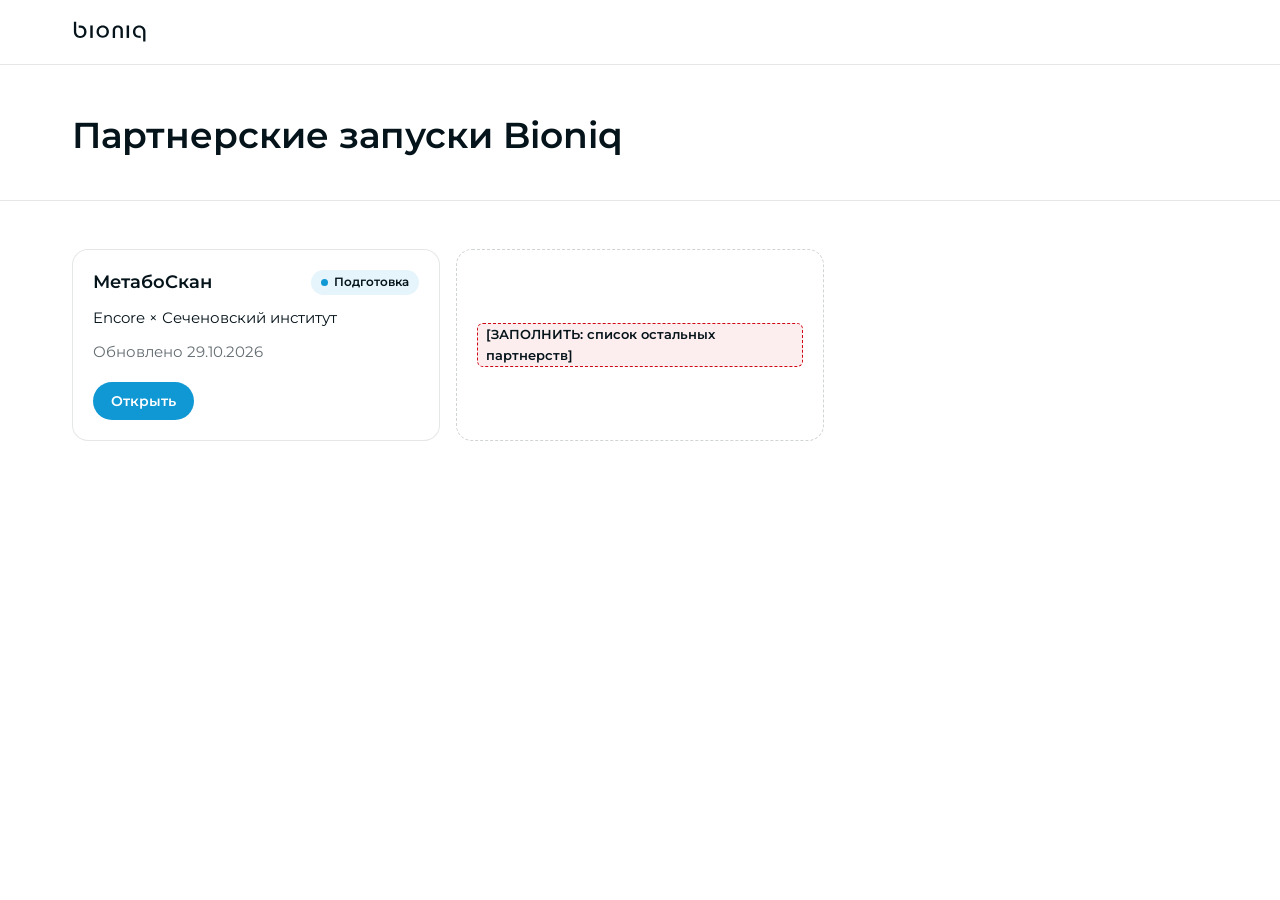
<file: index.html>
<!DOCTYPE html>
<html lang="ru">
<head>
<meta charset="utf-8">
<meta name="viewport" content="width=device-width, initial-scale=1">
<meta name="robots" content="noindex, nofollow">
<title>Партнерские запуски Bioniq</title>
<link rel="icon" type="image/svg+xml" href="assets/favicon.svg">
<link rel="preconnect" href="https://fonts.googleapis.com">
<link rel="preconnect" href="https://fonts.gstatic.com" crossorigin>
<link rel="stylesheet" href="https://fonts.googleapis.com/css2?family=Montserrat:wght@400;600&display=swap">
<link rel="stylesheet" href="assets/styles.css">
</head>
<body data-page="index">
<header class="site-header">
  <div class="container">
    <a class="logo" href="./" aria-label="Bioniq"><img src="assets/bioniq-wordmark.svg" alt="Bioniq"></a>
  </div>
</header>
<main id="app"></main>
<script src="data.js"></script>
<script src="assets/app.js"></script>
</body>
</html>
</file>
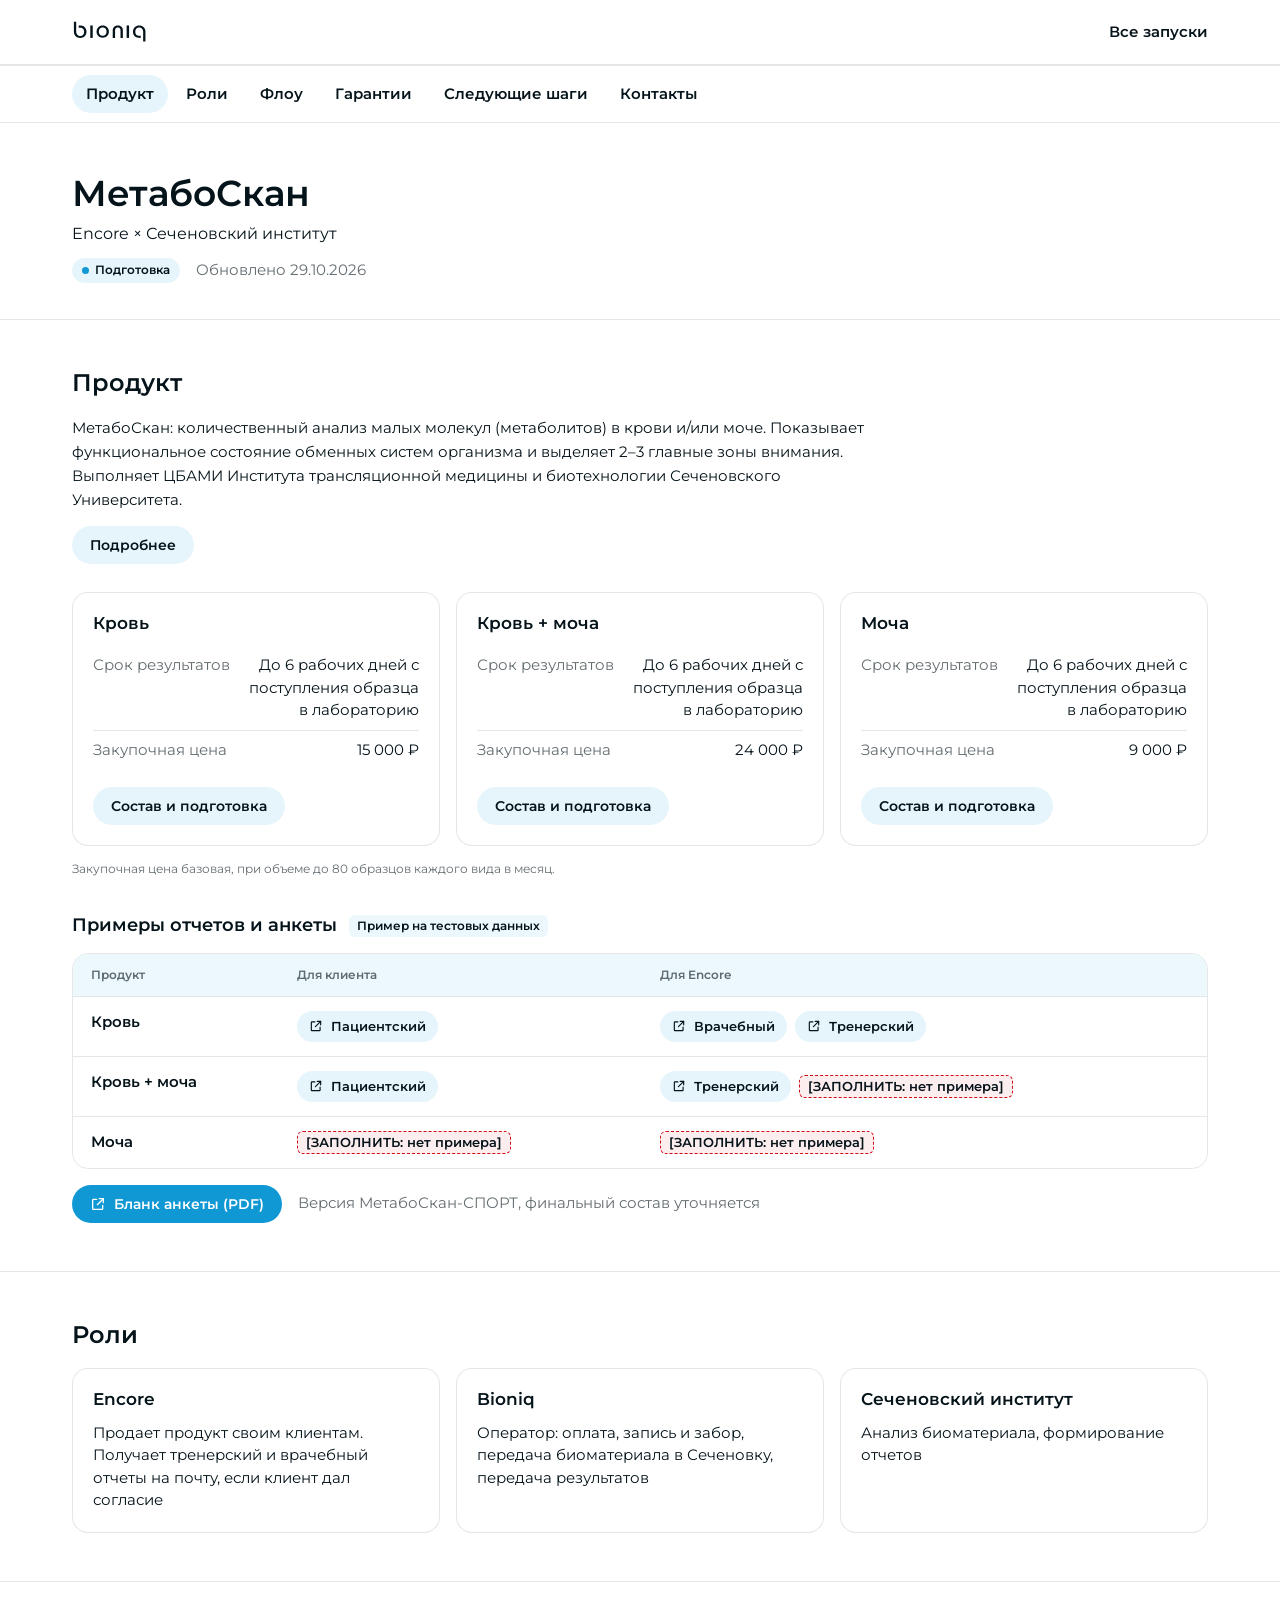
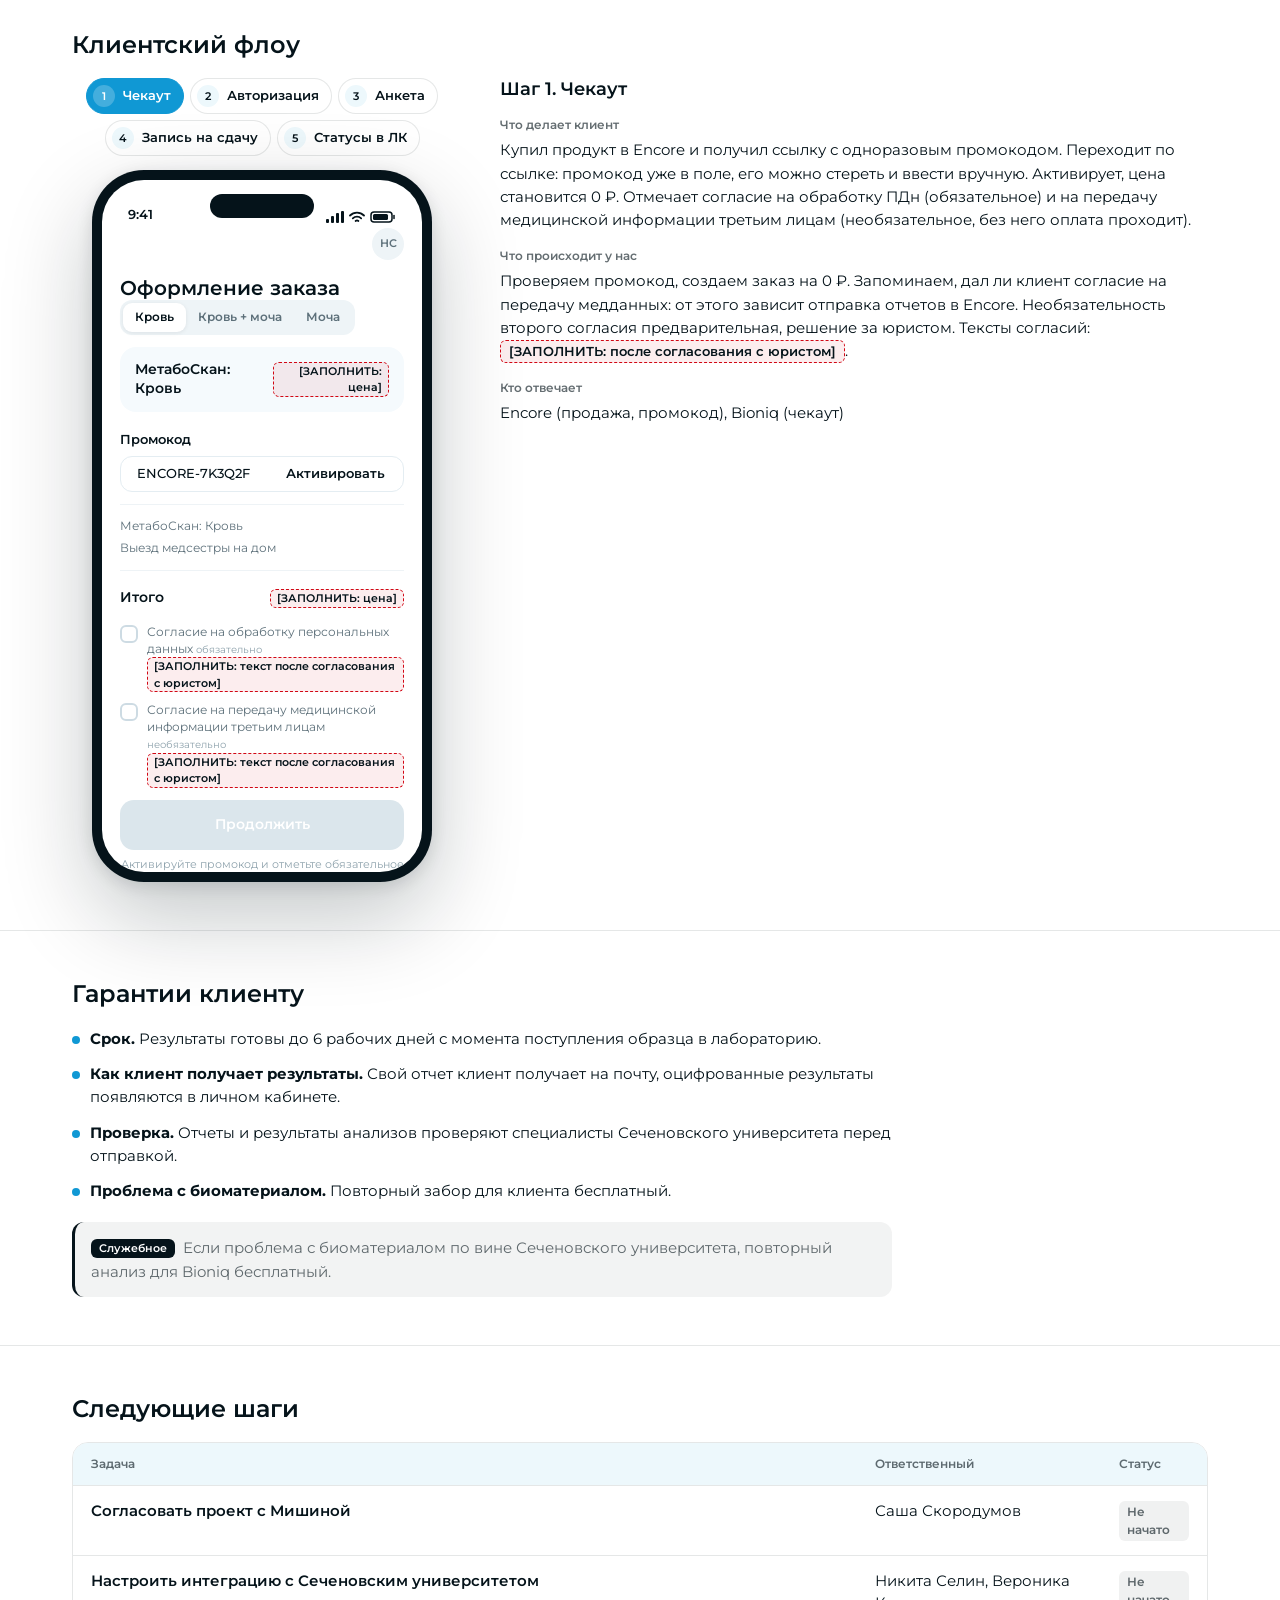
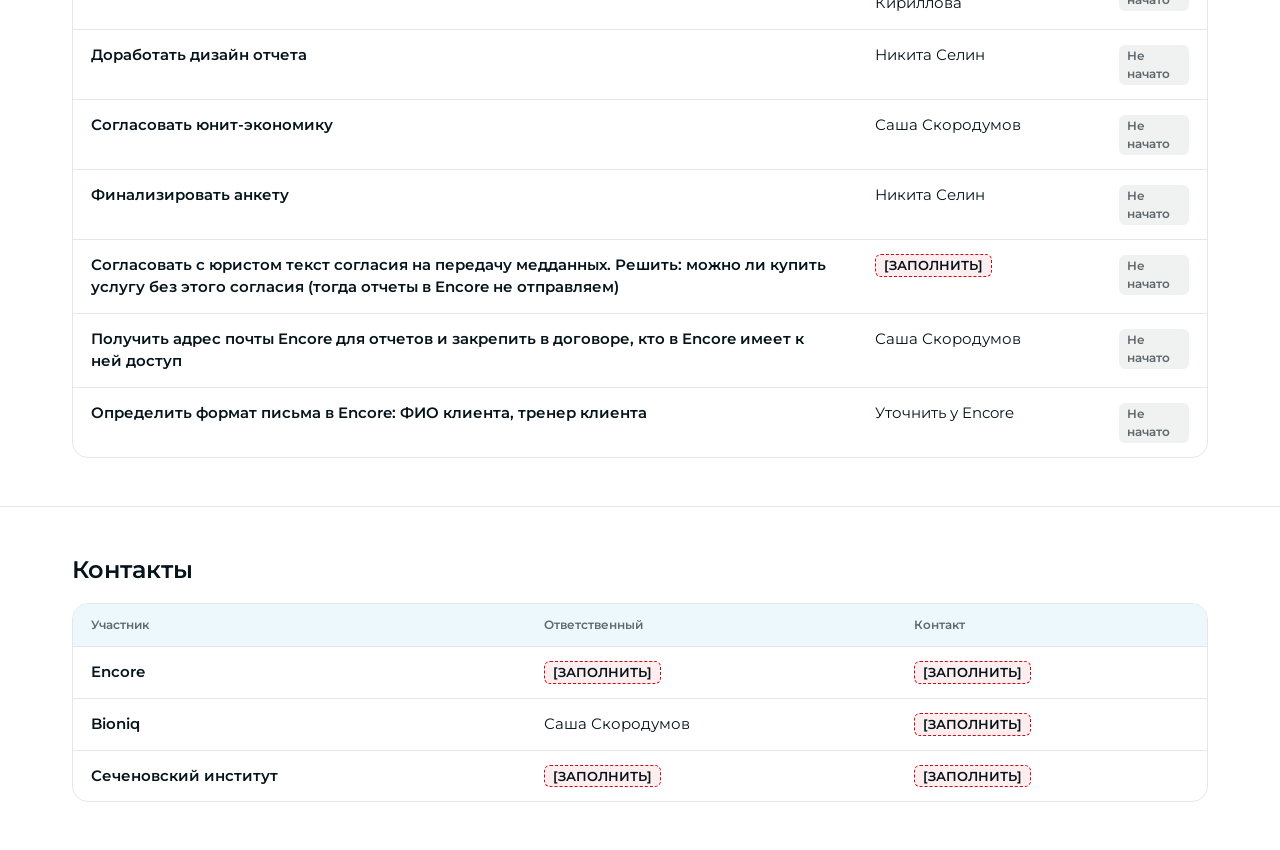
<file: encore-metaboscan/index.html>
<!DOCTYPE html>
<html lang="ru">
<head>
<meta charset="utf-8">
<meta name="viewport" content="width=device-width, initial-scale=1">
<meta name="robots" content="noindex, nofollow">
<title>Партнерские запуски Bioniq</title>
<link rel="icon" type="image/svg+xml" href="../assets/favicon.svg">
<link rel="preconnect" href="https://fonts.googleapis.com">
<link rel="preconnect" href="https://fonts.gstatic.com" crossorigin>
<link rel="stylesheet" href="https://fonts.googleapis.com/css2?family=Montserrat:wght@400;600&display=swap">
<link rel="stylesheet" href="../assets/styles.css">
</head>
<body data-page="launch" data-launch="encore-metaboscan">
<header class="site-header">
  <div class="container">
    <a class="logo" href="../" aria-label="Bioniq"><img src="../assets/bioniq-wordmark.svg" alt="Bioniq"></a>
    <a class="back-link" href="../">Все запуски</a>
  </div>
</header>
<main id="app"></main>
<script src="../data.js"></script>
<script src="../assets/proto.js"></script>
<script src="../assets/app.js"></script>
</body>
</html>
</file>
<file: assets/styles.css>
:root {
  --bg: #ffffff;
  --bg-soft: #EDF8FC;
  --ink: #05131A;
  --muted: rgba(5, 19, 26, .62);
  --line: rgba(5, 19, 26, .10);
  --line-strong: rgba(5, 19, 26, .18);
  --blue: #1098D4;
  --blue-light: #63BCE3;
  --blue-tint: rgba(16, 152, 212, .10);
  --blue-tint-strong: rgba(16, 152, 212, .18);
  --grad: linear-gradient(120deg, #1098D4, #63BCE3);
  --error: #d10714;
  --error-tint: rgba(209, 7, 20, .07);
  --radius: 16px;
  --radius-sm: 10px;
  --subnav-h: 56px;
}

* { box-sizing: border-box; }
html { scroll-behavior: smooth; -webkit-text-size-adjust: 100%; }
body {
  margin: 0;
  background: var(--bg);
  color: var(--ink);
  font-family: "Montserrat", Arial, Helvetica, sans-serif;
  font-size: 14px;
  line-height: 1.5;
  -webkit-font-smoothing: antialiased;
  overflow-x: hidden;
}
h1, h2, h3, h4 { font-weight: 600; line-height: 1.25; margin: 0; }
h1 { font-size: 28px; }
h2 { font-size: 20px; }
h3 { font-size: 16px; }
p { margin: 0; }
ul, ol { margin: 0; padding: 0; list-style: none; }
a { color: inherit; }
button { font: inherit; color: inherit; }
:focus-visible { outline: 2px solid var(--blue); outline-offset: 2px; }

.container { max-width: 1200px; margin: 0 auto; padding: 0 16px; }
.muted { color: var(--muted); }

/* ---------- header ---------- */
.site-header { border-bottom: 1px solid var(--line); }
.site-header .container { display: flex; align-items: center; justify-content: space-between; height: 64px; gap: 16px; }
.logo { display: inline-flex; align-items: center; }
.logo img { height: 20px; width: auto; display: block; }
.back-link { font-weight: 600; text-decoration: none; display: inline-flex; align-items: center; gap: 6px; }
.back-link:hover { color: var(--blue); }

/* ---------- hero ---------- */
.hero { padding: 36px 0 28px; }
.hero-meta { display: flex; flex-wrap: wrap; align-items: center; gap: 10px 16px; margin-top: 12px; color: var(--muted); }
.hero h1 { margin-bottom: 6px; }
.hero-partners { font-size: 16px; }

/* ---------- badges ---------- */
.badge {
  display: inline-flex; align-items: center; gap: 6px;
  padding: 4px 10px; border-radius: 999px;
  font-size: 12px; font-weight: 600; line-height: 1.4; white-space: nowrap;
  color: var(--ink); background: var(--blue-tint);
}
.badge::before { content: ""; width: 7px; height: 7px; border-radius: 50%; background: var(--blue); }
.badge--live { background: var(--blue); color: #fff; }
.badge--live::before { background: #fff; }
.badge--finished { background: rgba(5, 19, 26, .06); color: var(--muted); }
.badge--finished::before { background: var(--muted); }
.chip {
  display: inline-flex; align-items: center; padding: 2px 8px; border-radius: 6px;
  font-size: 12px; font-weight: 600; background: var(--bg-soft);
}
.chip--resolved { background: rgba(5, 19, 26, .06); color: var(--muted); }

/* ---------- placeholder plaque ---------- */
.todo {
  display: inline-block;
  padding: 0 8px;
  border: 1px dashed var(--error);
  border-radius: 6px;
  background: var(--error-tint);
  font-weight: 600;
  font-size: 13px;
  line-height: 1.6;
  color: var(--ink);
  vertical-align: baseline;
}

/* ---------- buttons ---------- */
.btn {
  display: inline-flex; align-items: center; justify-content: center; gap: 8px;
  padding: 10px 18px; border-radius: 999px; border: 0;
  font-weight: 600; font-size: 14px; line-height: 1.3;
  text-decoration: none; cursor: pointer; white-space: nowrap;
  transition: background-color .15s, transform .05s;
}
.btn--primary { background: var(--blue); color: #fff; }
.btn--primary:hover { background: #0e86bb; }
.btn--secondary { background: var(--blue-tint); color: var(--ink); }
.btn--secondary:hover { background: var(--blue-tint-strong); }
.btn:active { transform: translateY(1px); }
.btn svg { width: 16px; height: 16px; }

/* ---------- cards ---------- */
.grid { display: grid; gap: 16px; }
.card {
  border: 1px solid var(--line);
  border-radius: var(--radius);
  padding: 20px;
  background: #fff;
  display: flex; flex-direction: column; gap: 12px;
}
.card h3 { font-size: 17px; }
.card-row { display: flex; align-items: center; justify-content: space-between; gap: 12px; flex-wrap: wrap; }
.card-meta { display: flex; flex-wrap: wrap; align-items: center; gap: 8px 14px; color: var(--muted); }
.card-actions { margin-top: auto; padding-top: 6px; }
.card--dashed {
  border-style: dashed; border-color: var(--line-strong);
  justify-content: center; align-items: flex-start; color: var(--muted);
}
.launch-card h3 { font-size: 18px; }
.launch-card .partners { font-size: 15px; }
.kv-line { display: flex; justify-content: space-between; gap: 12px; padding: 8px 0; border-top: 1px solid var(--line); }
.kv-line:first-of-type { border-top: 0; }
.kv-line .k { color: var(--muted); flex: none; }
.kv-line .v { text-align: right; }

/* ---------- sections ---------- */
.section { padding: 36px 0; border-top: 1px solid var(--line); scroll-margin-top: calc(var(--subnav-h) + 8px); }
.section-head { display: flex; align-items: center; justify-content: space-between; gap: 16px; flex-wrap: wrap; margin-bottom: 18px; }
.section h2 { margin: 0; }

/* ---------- sub navigation ---------- */
.subnav {
  position: sticky; top: 0; z-index: 20;
  background: rgba(255, 255, 255, .92);
  backdrop-filter: blur(8px); -webkit-backdrop-filter: blur(8px);
  border-top: 1px solid var(--line); border-bottom: 1px solid var(--line);
}
.subnav .container { position: relative; }
.subnav-menu summary {
  list-style: none; cursor: pointer; user-select: none;
  display: flex; align-items: center; justify-content: space-between; gap: 10px;
  height: var(--subnav-h); font-weight: 600;
}
.subnav-menu summary::-webkit-details-marker { display: none; }
.subnav-menu summary .chev { transition: transform .15s; }
.subnav-menu[open] summary .chev { transform: rotate(180deg); }
.subnav-list {
  position: absolute; left: 16px; right: 16px; top: calc(var(--subnav-h) - 6px);
  background: #fff; border: 1px solid var(--line); border-radius: 14px;
  box-shadow: 0 14px 40px rgba(5, 19, 26, .10); padding: 6px; z-index: 30;
}
.subnav-list a {
  display: block; padding: 10px 12px; border-radius: 8px;
  text-decoration: none; font-weight: 600;
}
.subnav-list a:hover { background: var(--bg-soft); }
.subnav-list a.is-active { background: var(--blue-tint); }
.chev { width: 18px; height: 18px; flex: none; }

/* ---------- accordion ---------- */
.acc { border: 1px solid var(--line); border-radius: var(--radius); overflow: hidden; background: #fff; }
.acc-item + .acc-item { border-top: 1px solid var(--line); }
.acc-btn {
  width: 100%; display: flex; align-items: center; gap: 14px;
  padding: 16px 18px; background: none; border: 0; text-align: left;
  font-weight: 600; cursor: pointer;
}
.acc-btn:hover { background: var(--bg-soft); }
.acc-btn:focus-visible { outline-offset: -2px; }
.acc-btn .acc-title { flex: 1; min-width: 0; }
.acc-btn .acc-tags { display: flex; gap: 6px; flex-wrap: wrap; }
.acc-btn .chev { transition: transform .15s; color: var(--muted); }
.acc-btn[aria-expanded="true"] .chev { transform: rotate(180deg); }
.acc-num {
  width: 28px; height: 28px; border-radius: 50%; flex: none;
  display: grid; place-items: center; font-size: 12px; font-weight: 600;
  background: var(--blue-tint);
}
.acc-panel { padding: 0 18px 18px 60px; }
.acc-panel--plain { padding-left: 18px; }
.acc-panel[hidden] { display: none; }
.kv { display: grid; gap: 14px; }
.kv-label { font-size: 12px; font-weight: 600; color: var(--muted); margin-bottom: 4px; }
.kv-value { line-height: 1.55; }

/* ---------- table ---------- */
.table-wrap { border: 1px solid var(--line); border-radius: var(--radius); overflow: hidden; }
.table { width: 100%; border-collapse: collapse; }
.table th { text-align: left; font-size: 12px; font-weight: 600; color: var(--muted); padding: 12px 18px; background: var(--bg-soft); }
.table td { padding: 14px 18px; border-top: 1px solid var(--line); vertical-align: top; }
.table td:first-child { font-weight: 600; }

/* ---------- modal ---------- */
dialog.modal {
  border: 0; padding: 0; margin: 0;
  width: 100%; max-width: none;
  height: calc(100dvh - 24px); max-height: calc(100dvh - 24px);
  position: fixed; inset: auto 0 0 0;
  border-radius: 20px 20px 0 0;
  background: #fff; color: var(--ink);
  box-shadow: 0 -10px 40px rgba(5, 19, 26, .18);
}
dialog.modal::backdrop { background: rgba(5, 19, 26, .45); }
.modal-inner { display: flex; flex-direction: column; height: 100%; }
.modal-head { display: flex; align-items: center; justify-content: space-between; gap: 16px; padding: 20px 20px 14px; border-bottom: 1px solid var(--line); }
.modal-head h3 { font-size: 18px; }
.modal-close {
  width: 36px; height: 36px; border-radius: 50%; border: 0; cursor: pointer;
  background: var(--bg-soft); display: grid; place-items: center; flex: none;
}
.modal-close:hover { background: var(--blue-tint); }
.modal-close svg { width: 16px; height: 16px; }
.modal-body { padding: 20px; overflow: auto; }
.modal-body .kv { gap: 18px; }

/* ---------- about ---------- */
.lead { font-size: 15px; line-height: 1.6; max-width: 820px; margin-bottom: 14px; }
.lead-actions { margin-bottom: 28px; }
.footnote { margin-top: 14px; font-size: 12px; color: var(--muted); }
.btn--sm { padding: 7px 12px; font-size: 13px; }
.btn--sm svg { width: 14px; height: 14px; }
.pdf-links { display: flex; flex-wrap: wrap; gap: 8px; align-items: center; }
.examples { margin-top: 36px; display: grid; gap: 16px; }
.examples-head { display: flex; align-items: center; gap: 12px; flex-wrap: wrap; }
.examples-head h3 { font-size: 18px; }
.examples-q { display: flex; flex-wrap: wrap; align-items: center; gap: 12px 16px; }
.check-list { display: grid; gap: 10px; }
.check-list li { display: flex; gap: 12px; align-items: flex-start; }
.check-list li::before {
  content: ""; flex: none; width: 18px; height: 18px; margin-top: 2px; border-radius: 50%;
  background: var(--blue-tint) url("data:image/svg+xml,%3Csvg xmlns='http://www.w3.org/2000/svg' viewBox='0 0 24 24' fill='none' stroke='%231098D4' stroke-width='3' stroke-linecap='round' stroke-linejoin='round'%3E%3Cpath d='M5 12l5 5 9-10'/%3E%3C/svg%3E") center / 11px no-repeat;
}
.prep-wrap { display: grid; gap: 20px; margin-top: 20px; padding-top: 20px; border-top: 1px solid var(--line); }
.prep-block { display: grid; gap: 12px; justify-items: start; }
.prep-block .kv-label { margin-bottom: 0; }
.bullets { display: grid; gap: 6px; }
.bullets li { padding-left: 16px; position: relative; }
.bullets li::before { content: ""; position: absolute; left: 0; top: .6em; width: 6px; height: 6px; border-radius: 50%; background: var(--blue); }

/* ---------- guarantees, next steps ---------- */
.guar-list { display: grid; gap: 12px; max-width: 820px; }
.guar-list li { padding-left: 18px; position: relative; line-height: 1.55; }
.guar-list li::before { content: ""; position: absolute; left: 0; top: .6em; width: 8px; height: 8px; border-radius: 50%; background: var(--blue); }
.internal-note {
  margin-top: 20px; max-width: 820px; padding: 14px 16px; border-radius: 12px;
  background: rgba(5, 19, 26, .05); border-left: 3px solid var(--ink); color: var(--muted); line-height: 1.55;
}
.internal-note-tag { display: inline-block; margin-right: 8px; padding: 1px 8px; border-radius: 6px; background: var(--ink); color: #fff; font-size: 11px; font-weight: 600; vertical-align: 1px; }
.chip--todo { background: rgba(5, 19, 26, .06); color: var(--muted); }
.chip--doing { background: var(--blue-tint); }
.chip--done { background: var(--blue); color: #fff; }

/* ---------- flow prototype ---------- */
.flow-layout { display: grid; gap: 20px; }
.flow-phone-col { display: flex; flex-direction: column; align-items: center; gap: 14px; }
.flow-steps, .flow-statuses { display: flex; flex-wrap: wrap; gap: 6px; justify-content: center; }
.flow-pill {
  display: inline-flex; align-items: center; gap: 8px; padding: 6px 12px 6px 6px;
  border-radius: 999px; border: 1px solid var(--line); background: #fff;
  font-weight: 600; font-size: 13px; cursor: pointer;
}
.flow-pill .n { width: 22px; height: 22px; border-radius: 50%; background: var(--bg-soft); display: grid; place-items: center; font-size: 11px; }
.flow-pill:hover { background: var(--bg-soft); }
.flow-pill.is-active { background: var(--blue); color: #fff; border-color: var(--blue); }
.flow-pill.is-active .n { background: rgba(255, 255, 255, .22); }
.flow-status-pill { padding: 6px 12px; border-radius: 999px; background: var(--bg-soft); font-size: 12px; font-weight: 600; border: 0; cursor: pointer; }
.flow-status-pill.is-active { background: var(--ink); color: #fff; }

.phone {
  width: 340px; max-width: 100%; height: 712px; flex: none;
  background: var(--ink); border-radius: 52px; padding: 10px;
  box-shadow: 0 34px 90px rgba(5, 19, 26, .24), 0 4px 16px rgba(5, 19, 26, .12);
  --ph-line: #E4EDF2; --ph-muted: #5d707a; --ph-muted-l: #8fa3ad;
  --ph-green: #27AE60; --ph-red: #E14C4C; --ph-orange: #F5A623;
  --ph-grad: linear-gradient(135deg, #1098D4 0%, #63BCE3 100%);
}
.screen-clip { width: 100%; height: 100%; border-radius: 42px; overflow: hidden; background: #fff; position: relative; }
.notch { position: absolute; top: 14px; left: 50%; transform: translateX(-50%); width: 104px; height: 24px; border-radius: 16px; background: var(--ink); z-index: 6; }
.ph-screen { height: 100%; display: flex; flex-direction: column; font-size: 13px; line-height: 1.4; background: #fff; }
.ph-screen.s-auth { background: linear-gradient(160deg, #cfe8f6 0%, #eef8fc 60%); }
.ph-status { height: 46px; flex: none; display: flex; align-items: flex-end; justify-content: space-between; padding: 0 26px 3px; font-size: 13px; font-weight: 600; }
.ph-status-ic { display: inline-flex; gap: 5px; align-items: center; }
.ph-status-ic svg { height: 12px; width: auto; }
.ph-tophead { display: flex; align-items: center; justify-content: flex-end; padding: 2px 18px 8px; min-height: 36px; }
.ph-av { width: 32px; height: 32px; border-radius: 50%; background: #eef4f7; display: flex; align-items: center; justify-content: center; font-size: 11px; font-weight: 600; color: var(--ph-muted); }
.ph-body { flex: 1; min-height: 0; overflow-y: auto; padding: 8px 18px 0; display: flex; flex-direction: column; }
.ph-body::-webkit-scrollbar { width: 0; }
.ph-h2s { font-size: 20px; font-weight: 600; line-height: 1.2; margin-bottom: 4px; }
.ph-sub { font-size: 12px; line-height: 1.5; color: var(--ph-muted); margin-bottom: 14px; }
.ph-sect-h { font-size: 13px; font-weight: 600; margin: 4px 0 8px; }
.ph-cap-h { font-size: 12.5px; font-weight: 600; margin: 2px 0 9px; }
.ph-cap-h.mt { margin-top: 16px; }
.ph-cap-h:empty { margin: 6px 0 0; }

/* fields */
.ph-fld { border: 1.5px solid var(--ph-line); border-radius: 13px; padding: 8px 14px; margin-bottom: 10px; min-height: 52px; display: flex; flex-direction: column; justify-content: center; background: #fff; cursor: text; }
.ph-fld .lb { font-size: 10px; color: var(--ph-muted-l); margin-bottom: 1px; }
.ph-fld-in { border: 0; padding: 0; font: inherit; font-size: 13px; font-weight: 500; color: var(--ink); background: none; width: 100%; outline: none; }
.ph-fld:focus-within { border-color: var(--blue); }
.ph-seg { display: inline-flex; background: #eef4f7; border-radius: 12px; padding: 3px; margin-bottom: 12px; align-self: flex-start; }
.ph-seg button { font-size: 12px; font-weight: 600; padding: 6px 12px; border-radius: 9px; color: var(--ph-muted); border: 0; background: none; cursor: pointer; font-family: inherit; }
.ph-seg button.on { background: #fff; color: var(--ink); box-shadow: 0 1px 4px rgba(5, 19, 26, .08); }
.ph-fmt-row { display: flex; align-items: center; gap: 10px; border: 1.5px solid var(--ph-line); border-radius: 12px; padding: 12px 14px; font-size: 13px; font-weight: 500; background: #fff; margin-bottom: 8px; width: 100%; text-align: left; cursor: pointer; font-family: inherit; color: var(--ink); }
.ph-fmt-row .radio { width: 18px; height: 18px; border-radius: 50%; border: 2px solid #cddbe3; flex: 0 0 18px; margin-left: auto; }
.ph-fmt-row.on { border-color: var(--blue); background: #F5FAFD; }
.ph-fmt-row.on .radio { border: 5px solid var(--blue); }
.ph-date-chips { display: flex; gap: 8px; }
.ph-date-chip { flex: 1; border: 1.5px solid var(--ph-line); border-radius: 13px; padding: 8px 0; text-align: center; background: #fff; font-size: 10px; color: var(--ph-muted); cursor: pointer; font-family: inherit; }
.ph-date-chip b { display: block; font-size: 16px; font-weight: 600; color: var(--ink); margin: 1px 0; }
.ph-date-chip.on { background: var(--blue); border-color: var(--blue); color: rgba(255, 255, 255, .85); }
.ph-date-chip.on b { color: #fff; }
.ph-slots { display: grid; grid-template-columns: 1fr 1fr; gap: 8px; }
.ph-slot { height: 40px; border-radius: 11px; border: 1.5px solid var(--ph-line); display: flex; align-items: center; justify-content: center; font-size: 12px; font-weight: 500; background: #fff; cursor: pointer; font-family: inherit; color: var(--ink); }
.ph-slot.on { background: var(--blue); border-color: var(--blue); color: #fff; font-weight: 600; }
.ph-progress { height: 6px; border-radius: 3px; background: #eef4f7; overflow: hidden; flex: none; margin: 4px 0 14px; }
.ph-progress i { display: block; height: 100%; background: var(--ph-grad); }

/* order */
.ph-order-item { display: flex; align-items: center; gap: 12px; background: #F5FAFD; border-radius: 16px; padding: 13px 15px; margin-bottom: 14px; }
.ph-order-item b { font-size: 14px; font-weight: 600; }
.ph-order-item .ph-pr { font-size: 15px; font-weight: 700; margin-left: auto; text-align: right; }
.ph-promo { display: flex; align-items: center; gap: 8px; border: 1.5px solid var(--ph-line); border-radius: 12px; padding: 0 6px 0 14px; height: 44px; margin: 0 0 12px; }
.ph-promo.ok { border-color: var(--ph-green); }
.ph-promo-in { flex: 1; min-width: 0; border: 0; font: inherit; font-size: 12.5px; font-weight: 500; color: var(--ink); background: none; outline: none; }
.ph-promo-in:disabled { color: var(--ph-muted); }
.ph-ap { border: 0; background: none; font: inherit; font-weight: 600; font-size: 12.5px; padding: 8px 12px; cursor: pointer; color: var(--ink); }
.ph-ap:disabled { color: var(--ph-green); cursor: default; }
.ph-chip-ok { display: inline-flex; align-items: center; gap: 8px; background: #E8F7EE; color: var(--ph-green); border-radius: 20px; padding: 8px 15px; font-size: 13px; font-weight: 600; margin-bottom: 12px; }
.ph-chip-ok svg { width: 15px; height: 15px; }
.ph-order-list { border-top: 1px solid #eef3f6; padding-top: 10px; }
.ph-ol { font-size: 12px; color: var(--ph-muted); padding: 3px 0; line-height: 1.4; }
.ph-ol s { color: var(--ph-muted-l); }
.ph-order-total { display: flex; justify-content: space-between; align-items: baseline; border-top: 1px solid #eef3f6; margin-top: 10px; padding-top: 12px; margin-bottom: 14px; }
.ph-order-total .l { font-size: 14px; font-weight: 600; }
.ph-order-total .v { font-size: 19px; font-weight: 700; }
.ph-consents { display: grid; gap: 10px; }
.ph-req { font-style: normal; font-size: 10px; color: var(--ph-muted-l); }
.ph-check { display: flex; gap: 9px; align-items: flex-start; font-size: 12px; line-height: 1.4; color: var(--ph-muted); cursor: pointer; position: relative; }
.ph-check input { position: absolute; opacity: 0; width: 1px; height: 1px; }
.ph-cb { width: 18px; height: 18px; border-radius: 6px; border: 2px solid #cddbe3; flex: 0 0 18px; margin-top: 1px; background: #fff; }
.ph-check input:checked + .ph-cb { background: var(--blue) url("data:image/svg+xml,%3Csvg xmlns='http://www.w3.org/2000/svg' viewBox='0 0 24 24' fill='none' stroke='%23fff' stroke-width='3.5' stroke-linecap='round' stroke-linejoin='round'%3E%3Cpath d='M5 12l5 5 9-10'/%3E%3C/svg%3E") center / 11px no-repeat; border-color: var(--blue); }
.ph-check input:focus-visible + .ph-cb { outline: 2px solid var(--blue); outline-offset: 2px; }

/* buttons */
.ph-bottom { margin-top: auto; padding: 12px 0 18px; }
.ph-btn { background: var(--ph-grad); color: #fff; border: 0; border-radius: 14px; height: 50px; width: 100%; display: flex; align-items: center; justify-content: center; font-size: 14px; font-weight: 600; font-family: inherit; cursor: pointer; box-shadow: 0 12px 26px rgba(16, 152, 212, .3); }
.ph-btn.dis { background: #dbe6ec; box-shadow: none; cursor: default; }
.ph-btn.dark { background: var(--ink); box-shadow: none; margin-top: 10px; }
.ph-btn.mt { margin-top: 12px; }
.ph-hint { text-align: center; font-size: 10.5px; color: var(--ph-muted-l); margin-top: 8px; min-height: 14px; }
.ph-link { background: none; border: 0; padding: 0; color: var(--ink); font: inherit; font-weight: 600; font-size: 12px; text-decoration: underline; cursor: pointer; }
.ph-pilllink { display: inline-flex; align-items: center; gap: 6px; background: var(--bg-soft); color: var(--ink); border: 0; border-radius: 9px; padding: 7px 13px; font: inherit; font-size: 11.5px; font-weight: 600; cursor: pointer; text-decoration: none; }
.ph-pilllink svg { width: 12px; height: 12px; color: var(--blue); }

/* auth */
.ph-auth { flex: 1; display: flex; flex-direction: column; justify-content: center; padding: 0; }
.ph-auth-modal { background: #fff; border-radius: 22px; margin: auto 16px; padding: 22px 20px 20px; box-shadow: 0 24px 60px rgba(5, 19, 26, .18); }
.ph-auth-head { display: flex; align-items: flex-start; justify-content: space-between; gap: 10px; margin-bottom: 8px; }
.ph-auth-head h3 { font-size: 19px; font-weight: 700; line-height: 1.2; }
.ph-auth-x { width: 26px; height: 26px; border-radius: 50%; background: #eef1f3; color: #9aa8b0; display: flex; align-items: center; justify-content: center; font-size: 12px; flex: 0 0 26px; }
.ph-auth-sub { font-size: 12.5px; line-height: 1.5; color: var(--ph-muted); margin-bottom: 18px; }
.ph-auth-modal .ph-fld { margin-bottom: 16px; }

/* thanks */
.ph-thanks { flex: 1; display: flex; flex-direction: column; align-items: center; text-align: center; padding: 0 26px; justify-content: center; }
.ph-ok-ring { width: 84px; height: 84px; border-radius: 50%; background: var(--ph-green); display: flex; align-items: center; justify-content: center; margin-bottom: 20px; box-shadow: 0 14px 34px rgba(39, 174, 96, .28); }
.ph-ok-ring svg { width: 40px; height: 40px; color: #fff; }
.ph-thanks h2 { font-size: 22px; font-weight: 600; line-height: 1.2; margin-bottom: 10px; }
.ph-thanks p { font-size: 13px; line-height: 1.5; color: var(--ph-muted); margin-bottom: 24px; }

/* recommendations */
.ph-rec { background: #F5FAFD; border-radius: 16px; padding: 15px; margin-top: 12px; }
.ph-rec-title { font-size: 13.5px; font-weight: 600; margin-bottom: 11px; line-height: 1.3; }
.ph-rec-list { list-style: none; counter-reset: r; display: flex; flex-direction: column; gap: 7px; margin-bottom: 12px; }
.ph-rec-list li { counter-increment: r; font-size: 11px; line-height: 1.35; display: flex; gap: 8px; }
.ph-rec-list li::before { content: counter(r); flex: 0 0 16px; width: 16px; height: 16px; border-radius: 50%; background: #fff; color: var(--blue); font-size: 9px; font-weight: 700; display: flex; align-items: center; justify-content: center; margin-top: 1px; }

/* LK */
.ph-lk-hi { font-size: 20px; font-weight: 600; margin-bottom: 10px; }
.ph-lk-hi span { color: var(--ph-muted-l); font-weight: 600; }
.ph-lk-chip { display: inline-flex; align-items: center; gap: 7px; background: #dceefb; color: var(--ink); border-radius: 14px; padding: 7px 12px; font-size: 12px; font-weight: 600; margin-bottom: 12px; align-self: flex-start; }
.ph-lk-card { background: #fff; border: 1px solid #eef3f6; border-radius: 16px; padding: 14px; box-shadow: 0 2px 12px rgba(5, 19, 26, .05); margin-bottom: 12px; }
.ph-st-flag { display: inline-flex; align-items: center; gap: 6px; font-size: 11.5px; font-weight: 600; margin-bottom: 7px; }
.ph-st-flag svg { width: 14px; height: 14px; }
.ph-st-flag.red { color: var(--ph-red); }
.ph-st-flag.green { color: var(--ph-green); }
.ph-st-flag.orange { color: var(--ph-orange); }
.ph-lk-card .h { font-size: 14.5px; font-weight: 600; margin-bottom: 3px; line-height: 1.25; }
.ph-lk-card .d { font-size: 11.5px; color: var(--ph-muted); line-height: 1.45; }
.ph-kv { background: #F6FAFC; border-radius: 11px; padding: 11px 13px; margin-top: 11px; font-size: 11.5px; line-height: 1.6; }
.ph-links { display: flex; gap: 16px; margin-top: 11px; }
.ph-docs { margin-top: 11px; display: grid; gap: 8px; }
.ph-drow { display: flex; align-items: center; gap: 10px; }
.ph-drow .m { flex: 1; min-width: 0; font-size: 12px; font-weight: 600; line-height: 1.3; }
.ph-doc-thumb { width: 40px; height: 40px; border-radius: 50%; flex: 0 0 40px; background: var(--ph-grad); display: flex; align-items: center; justify-content: center; color: #fff; font-weight: 600; font-size: 11px; }
.phone .todo { font-size: 11px; line-height: 1.5; padding: 0 6px; }
.flow-desc { display: grid; gap: 12px; align-content: start; }
.flow-desc-toggle {
  width: 100%; display: flex; align-items: center; gap: 14px; padding: 16px 18px;
  border: 1px solid var(--line); border-radius: 14px; background: #fff;
  text-align: left; font-weight: 600; cursor: pointer;
}
.flow-desc-toggle .acc-title { flex: 1; }
.flow-desc-toggle .chev { transition: transform .15s; color: var(--muted); }
.flow-desc-toggle[aria-expanded="true"] .chev { transform: rotate(180deg); }
.flow-desc-body { display: grid; gap: 16px; }
.flow-desc-body[hidden] { display: none; }
.flow-desc h3 { font-size: 18px; }
.table--compact th, .table--compact td { padding: 10px 14px; font-size: 13px; }

/* ---------- footer ---------- */
.site-footer { border-top: 1px solid var(--line); padding: 24px 0 40px; color: var(--muted); }

/* ---------- desktop ---------- */
@media (min-width: 1024px) {
  body { font-size: 15px; }
  h1 { font-size: 36px; }
  h2 { font-size: 24px; }
  .container { padding: 0 32px; }
  .hero { padding: 48px 0 36px; }
  .grid-3 { grid-template-columns: repeat(3, minmax(0, 1fr)); }
  .section { padding: 48px 0; }
  .kv { grid-template-columns: 1fr 1fr; gap: 16px 32px; }
  .kv--stack { grid-template-columns: 1fr; }
  .logo img { height: 22px; }

  .subnav-menu summary { display: none; }
  .subnav-list {
    position: static; display: flex; gap: 4px; padding: 0;
    background: none; border: 0; box-shadow: none; height: var(--subnav-h); align-items: center;
  }
  .subnav-list a { padding: 8px 14px; border-radius: 999px; }

  dialog.modal {
    position: fixed; inset: 0; margin: auto;
    width: calc(100% - 48px); max-width: 580px;
    height: fit-content; max-height: calc(100vh - 64px);
    border-radius: 20px;
    box-shadow: 0 24px 60px rgba(5, 19, 26, .22);
  }
  .modal-head { padding: 24px 28px 16px; }
  .modal-body { padding: 24px 28px 28px; }

  .flow-layout { grid-template-columns: 380px minmax(0, 1fr); gap: 48px; align-items: start; }
  .flow-desc { position: sticky; top: calc(var(--subnav-h) + 24px); }
  .flow-desc-toggle { display: none; }
  .flow-desc-body[hidden] { display: grid; }
}

@media (max-width: 400px) {
  .phone { width: 322px; height: 684px; }
}

/* ---------- mobile: tables as cards ---------- */
@media (max-width: 1023px) {
  .table-wrap { border: 0; border-radius: 0; overflow: visible; }
  .table, .table tbody, .table tr, .table td { display: block; }
  .table thead { display: none; }
  .table tr { border: 1px solid var(--line); border-radius: 14px; padding: 6px 16px; }
  .table tr + tr { margin-top: 12px; }
  .table td { border: 0; padding: 10px 0; }
  .table td + td { border-top: 1px solid var(--line); }
  .table td::before { content: attr(data-label); display: block; font-size: 12px; font-weight: 600; color: var(--muted); margin-bottom: 2px; }
  .table td:first-child { font-size: 16px; }
  .table td:first-child::before { display: none; }
  .acc-panel { padding-left: 18px; }
}

@media (prefers-reduced-motion: reduce) {
  html { scroll-behavior: auto; }
  .btn, .chev, .acc-btn .chev { transition: none; }
}
</file>
